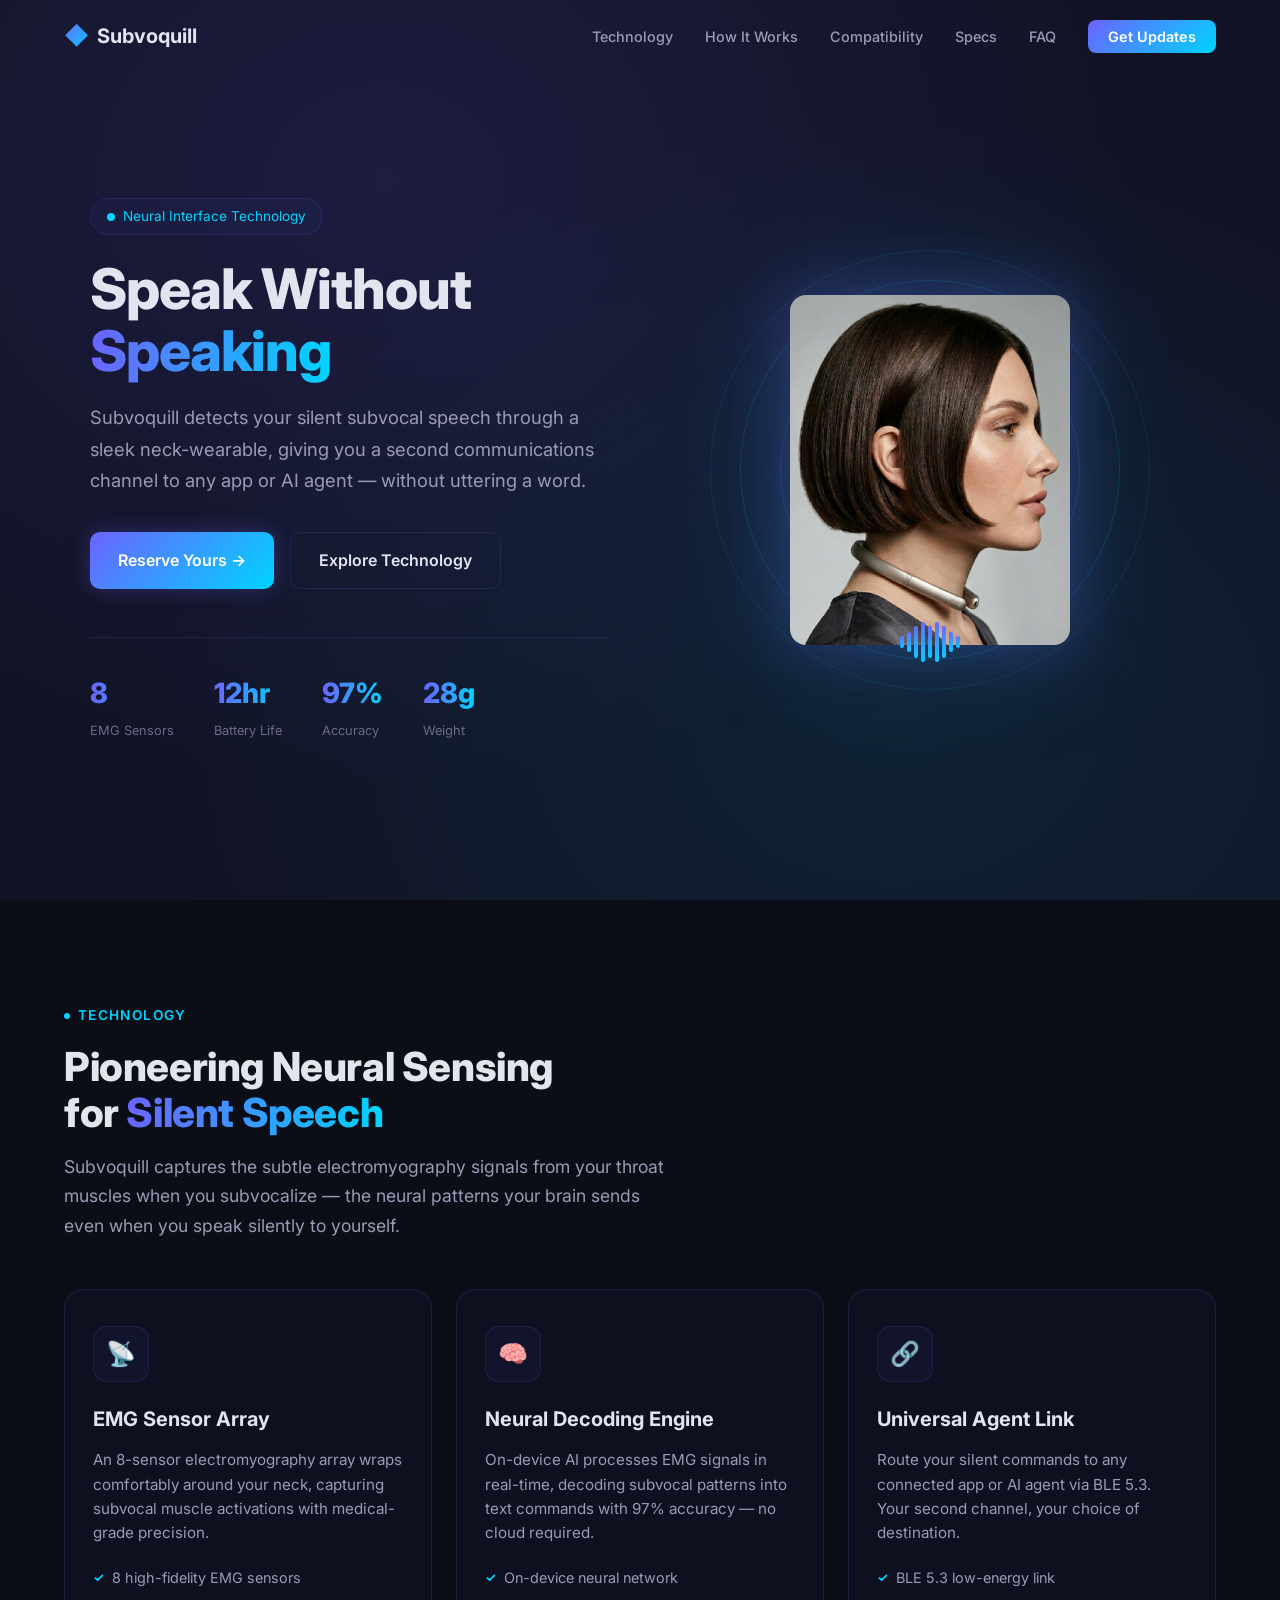
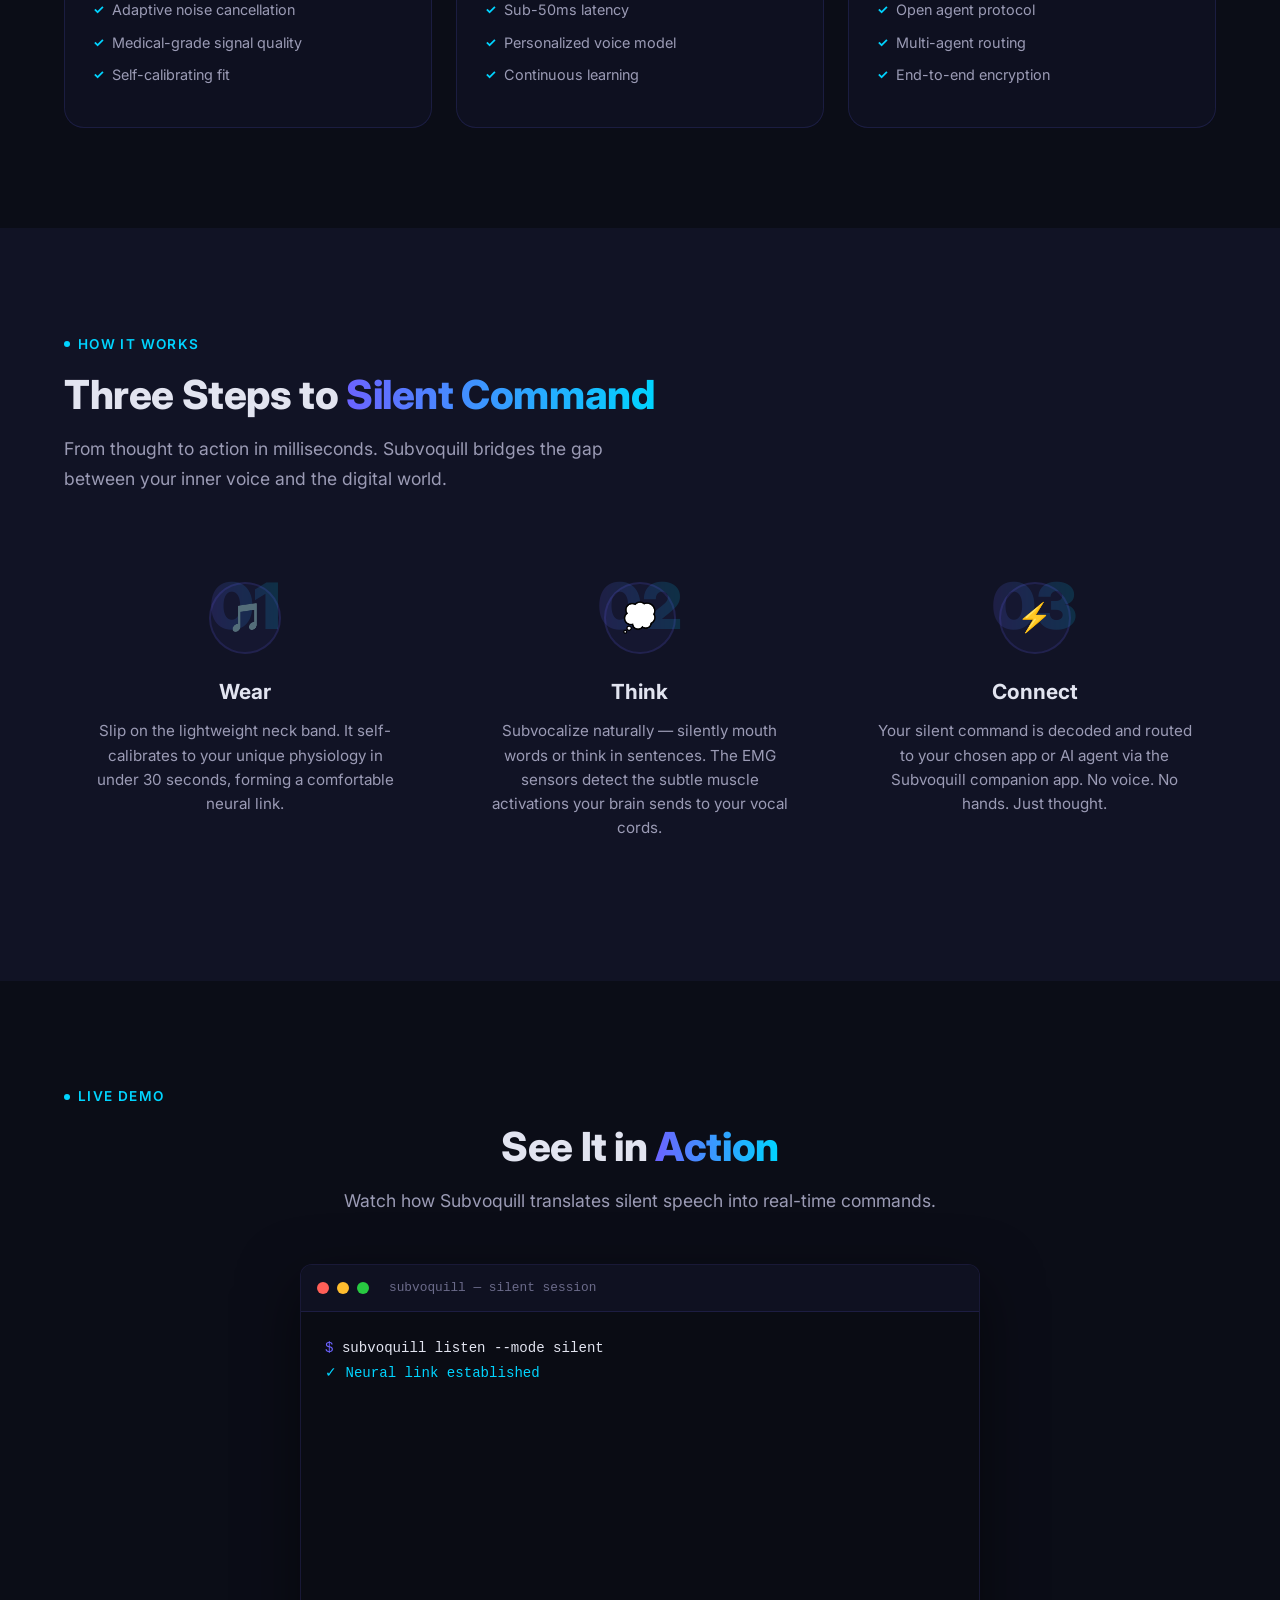
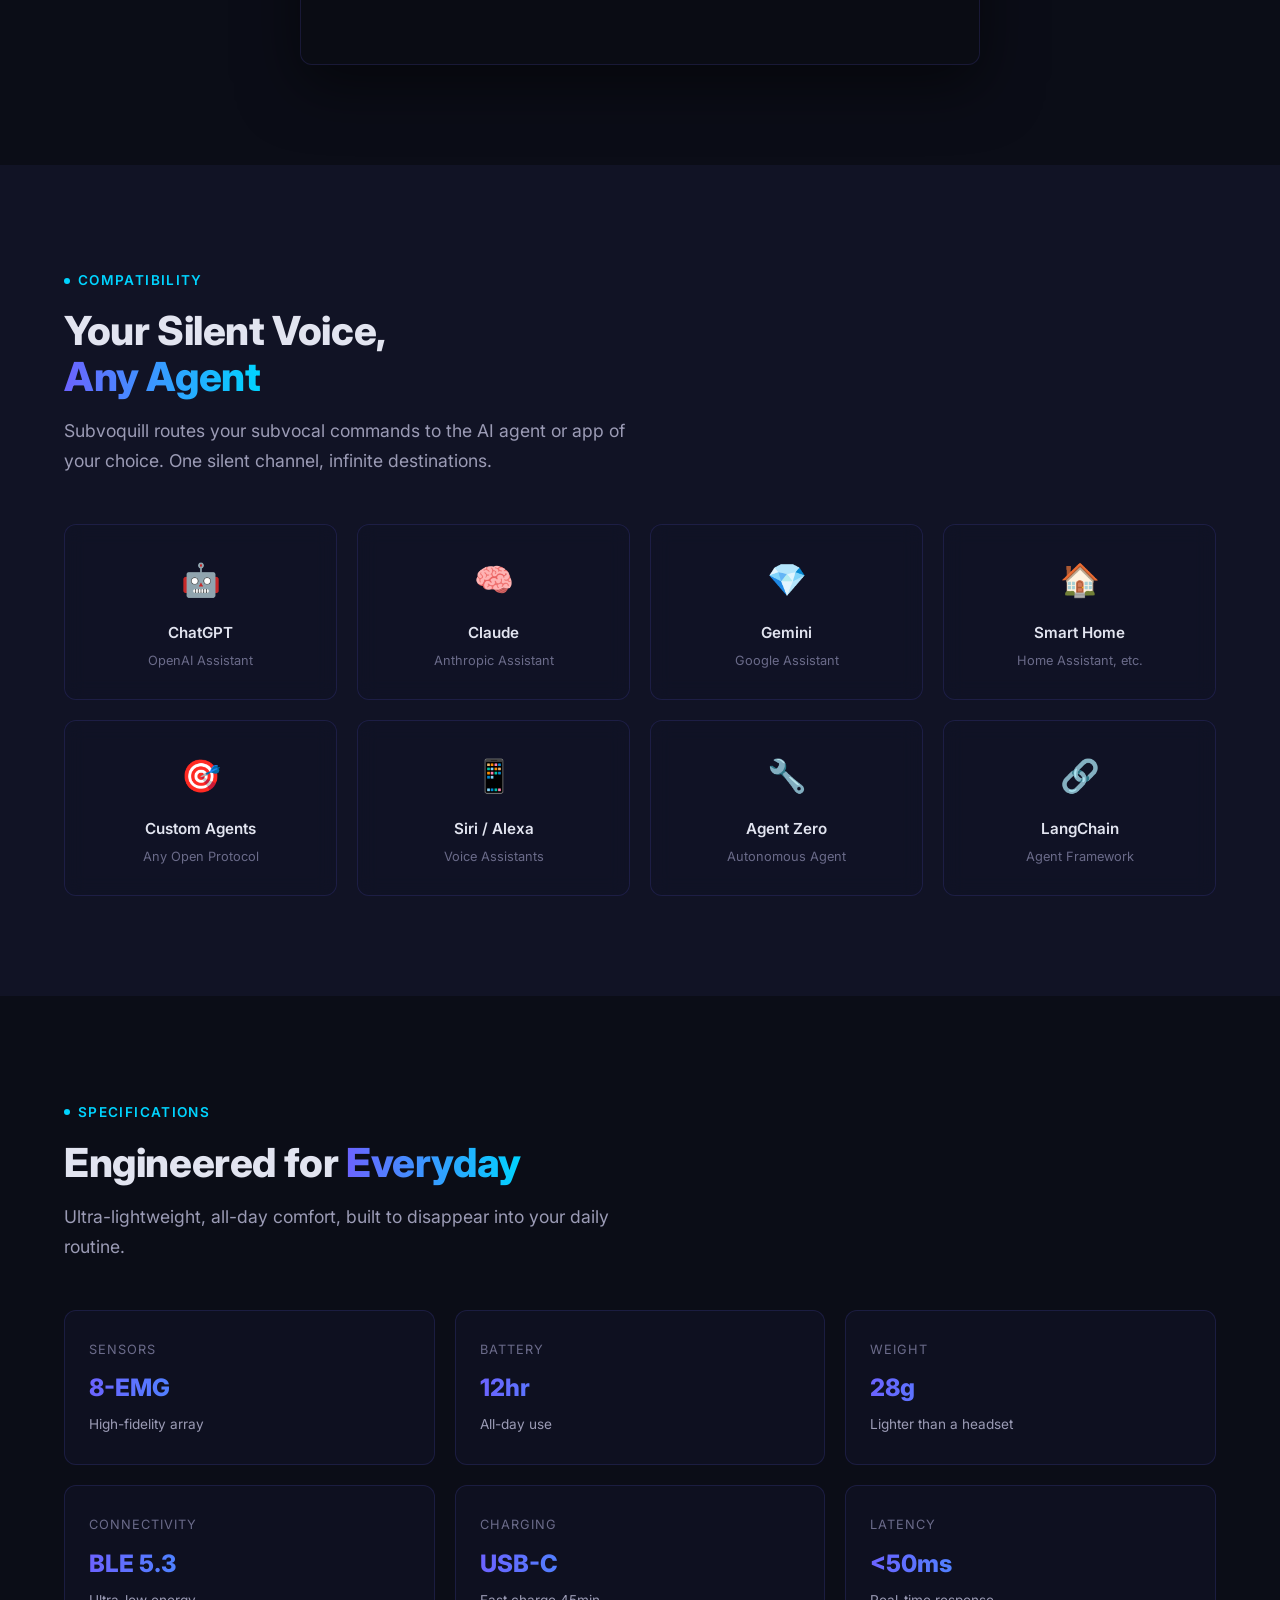
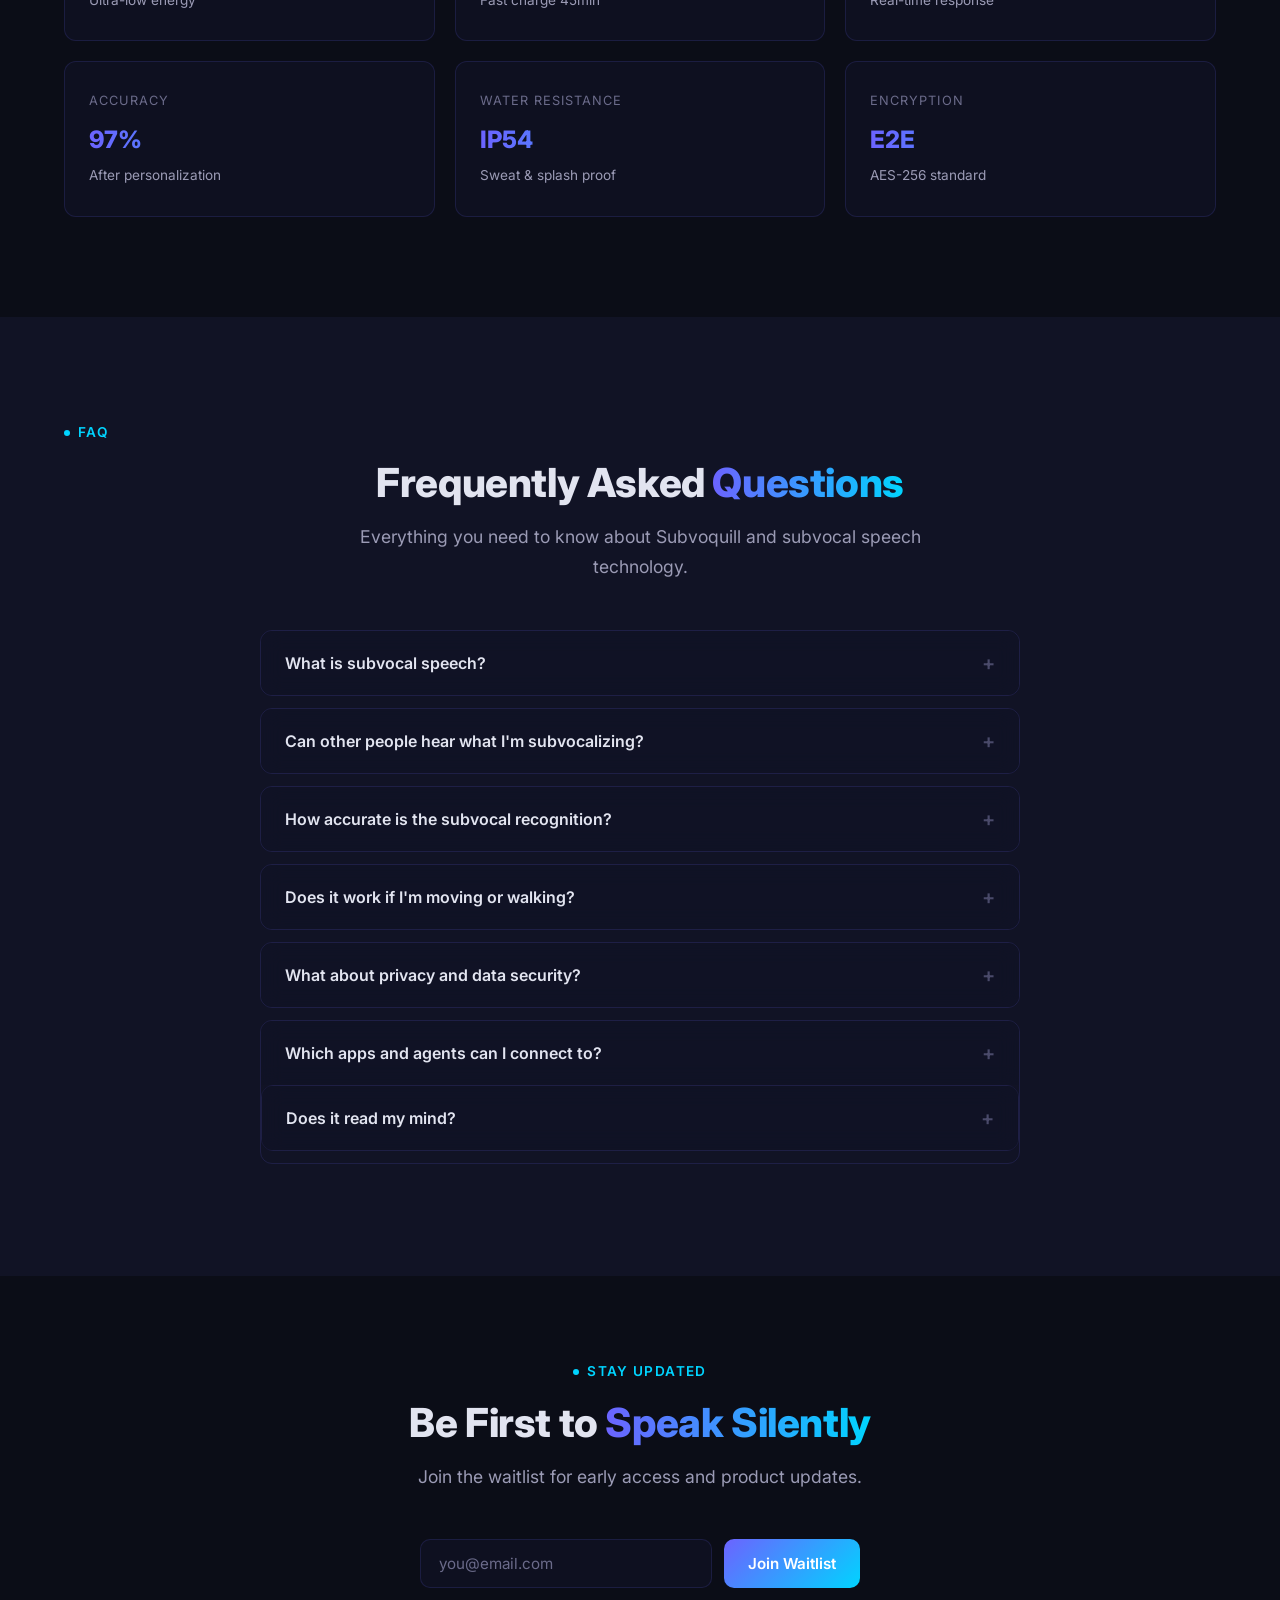
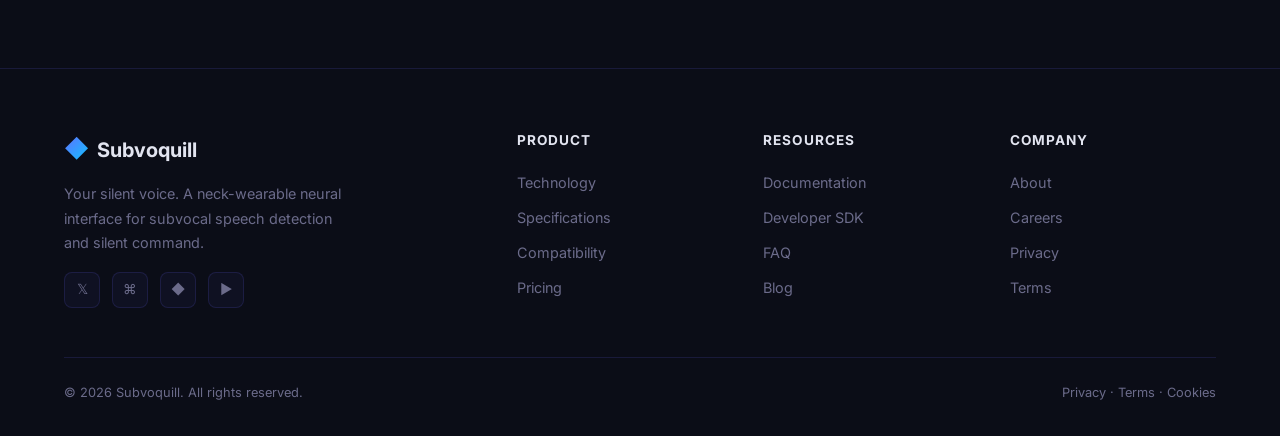
<file: index.html>
<!DOCTYPE html>
<html lang="en">
<head>
  <meta charset="UTF-8">
  <meta name="viewport" content="width=device-width, initial-scale=1.0">
  <title>Subvoquill — Your Silent Voice</title>
  <meta name="description" content="Subvoquill is a neck-wearable device that detects silent subvocal speech, giving you a second communications channel to any app or AI agent.">
  <meta property="og:title" content="Subvoquill — Your Silent Voice">
  <meta property="og:description" content="Neural interface wearable for silent speech. Communicate without speaking.">
  <meta property="og:type" content="website">
  <meta property="og:url" content="https://subvoquill.github.io">
  <meta name="twitter:card" content="summary_large_image">
  <meta name="twitter:title" content="Subvoquill — Your Silent Voice">
  <meta name="twitter:description" content="Neural interface wearable for silent speech. Communicate without speaking.">
  <link rel="icon" type="image/svg+xml" href="data:image/svg+xml,%3Csvg xmlns='http://www.w3.org/2000/svg' viewBox='0 0 100 100'%3E%3Cdefs%3E%3ClinearGradient id='g' x1='0%25' y1='0%25' x2='100%25' y2='100%25'%3E%3Cstop offset='0%25' stop-color='%236C63FF'/%3E%3Cstop offset='100%25' stop-color='%2300D4FF'/%3E%3C/linearGradient%3E%3C/defs%3E%3Ccircle cx='50' cy='50' r='45' fill='none' stroke='url(%23g)' stroke-width='4'/%3E%3Cpath d='M35 45 Q42 30 50 45 Q58 60 65 45' fill='none' stroke='url(%23g)' stroke-width='4' stroke-linecap='round'/%3E%3C/svg%3E">
  <link rel="preconnect" href="https://fonts.googleapis.com">
  <link rel="preconnect" href="https://fonts.gstatic.com" crossorigin>
  <link href="https://fonts.googleapis.com/css2?family=Inter:wght@400;500;600;700;800&display=swap" rel="stylesheet">
  <link rel="stylesheet" href="style.css">
</head>
<body>

  <!-- Navbar -->
  <nav class="navbar" id="navbar">
    <div class="container">
      <a href="#" class="nav-logo">
        <span class="logo-icon">◆</span> Subvoquill
      </a>
      <ul class="nav-links" id="navLinks">
        <li><a href="#technology">Technology</a></li>
        <li><a href="#how-it-works">How It Works</a></li>
        <li><a href="#compatibility">Compatibility</a></li>
        <li><a href="#specs">Specs</a></li>
        <li><a href="#faq">FAQ</a></li>
        <li><a href="#newsletter" class="nav-cta">Get Updates</a></li>
      </ul>
      <button class="hamburger" id="hamburger" aria-label="Toggle navigation">
        <span></span><span></span><span></span>
      </button>
    </div>
  </nav>

  <!-- Hero -->
  <section class="hero" id="hero">
    <div class="container">
      <div class="hero-content">
        <div class="hero-badge fade-in">
          <span class="pulse"></span>
          Neural Interface Technology
        </div>
        <h1 class="fade-in fade-in-delay-1">Speak Without<br><span class="gradient-text">Speaking</span></h1>
        <p class="fade-in fade-in-delay-2">Subvoquill detects your silent subvocal speech through a sleek neck-wearable, giving you a second communications channel to any app or AI agent — without uttering a word.</p>
        <div class="hero-buttons fade-in fade-in-delay-3">
          <a href="#newsletter" class="btn btn-primary">Reserve Yours →</a>
          <a href="#technology" class="btn btn-secondary">Explore Technology</a>
        </div>
        <div class="hero-stats fade-in fade-in-delay-4">
          <div class="stat-item">
            <div class="stat-value">8</div>
            <div class="stat-label">EMG Sensors</div>
          </div>
          <div class="stat-item">
            <div class="stat-value">12hr</div>
            <div class="stat-label">Battery Life</div>
          </div>
          <div class="stat-item">
            <div class="stat-value">97%</div>
            <div class="stat-label">Accuracy</div>
          </div>
          <div class="stat-item">
            <div class="stat-value">28g</div>
            <div class="stat-label">Weight</div>
          </div>
        </div>
      </div>
      <div class="hero-visual fade-in">
        <div class="waveform-container">
          <div class="wave-ring"></div>
          <div class="wave-ring"></div>
          <div class="wave-ring"></div>
          <div class="wave-ring"></div>
          <div class="device-core">
            <img src="assets/device.png" alt="Subvoquill Neck Wearable" class="device-image">
          </div>
          <div class="waveform-bars">
            <div class="bar"></div>
            <div class="bar"></div>
            <div class="bar"></div>
            <div class="bar"></div>
            <div class="bar"></div>
            <div class="bar"></div>
            <div class="bar"></div>
            <div class="bar"></div>
            <div class="bar"></div>
          </div>
        </div>
      </div>
    </div>
  </section>

  <!-- Technology -->
  <section id="technology">
    <div class="container">
      <div class="section-label fade-in"><span class="label-dot"></span> Technology</div>
      <h2 class="fade-in">Pioneering Neural Sensing<br>for <span class="gradient-text">Silent Speech</span></h2>
      <p class="fade-in">Subvoquill captures the subtle electromyography signals from your throat muscles when you subvocalize — the neural patterns your brain sends even when you speak silently to yourself.</p>
      <div class="tech-grid">
        <div class="tech-card fade-in">
          <div class="tech-icon">📡</div>
          <h3>EMG Sensor Array</h3>
          <p>An 8-sensor electromyography array wraps comfortably around your neck, capturing subvocal muscle activations with medical-grade precision.</p>
          <ul class="tech-features">
            <li>8 high-fidelity EMG sensors</li>
            <li>Adaptive noise cancellation</li>
            <li>Medical-grade signal quality</li>
            <li>Self-calibrating fit</li>
          </ul>
        </div>
        <div class="tech-card fade-in fade-in-delay-1">
          <div class="tech-icon">🧠</div>
          <h3>Neural Decoding Engine</h3>
          <p>On-device AI processes EMG signals in real-time, decoding subvocal patterns into text commands with 97% accuracy — no cloud required.</p>
          <ul class="tech-features">
            <li>On-device neural network</li>
            <li>Sub-50ms latency</li>
            <li>Personalized voice model</li>
            <li>Continuous learning</li>
          </ul>
        </div>
        <div class="tech-card fade-in fade-in-delay-2">
          <div class="tech-icon">🔗</div>
          <h3>Universal Agent Link</h3>
          <p>Route your silent commands to any connected app or AI agent via BLE 5.3. Your second channel, your choice of destination.</p>
          <ul class="tech-features">
            <li>BLE 5.3 low-energy link</li>
            <li>Open agent protocol</li>
            <li>Multi-agent routing</li>
            <li>End-to-end encryption</li>
          </ul>
        </div>
      </div>
    </div>
  </section>

  <!-- How It Works -->
  <section id="how-it-works">
    <div class="container">
      <div class="section-label fade-in"><span class="label-dot"></span> How It Works</div>
      <h2 class="fade-in">Three Steps to <span class="gradient-text">Silent Command</span></h2>
      <p class="fade-in">From thought to action in milliseconds. Subvoquill bridges the gap between your inner voice and the digital world.</p>
      <div class="process-grid">
        <div class="process-step fade-in">
          <div class="process-number">01</div>
          <div class="process-icon">🎵</div>
          <h3>Wear</h3>
          <p>Slip on the lightweight neck band. It self-calibrates to your unique physiology in under 30 seconds, forming a comfortable neural link.</p>
        </div>
        <div class="process-step fade-in fade-in-delay-1">
          <div class="process-number">02</div>
          <div class="process-icon">💭</div>
          <h3>Think</h3>
          <p>Subvocalize naturally — silently mouth words or think in sentences. The EMG sensors detect the subtle muscle activations your brain sends to your vocal cords.</p>
        </div>
        <div class="process-step fade-in fade-in-delay-2">
          <div class="process-number">03</div>
          <div class="process-icon">⚡</div>
          <h3>Connect</h3>
          <p>Your silent command is decoded and routed to your chosen app or AI agent via the Subvoquill companion app. No voice. No hands. Just thought.</p>
        </div>
      </div>
    </div>
  </section>

  <!-- Terminal Demo -->
  <section class="terminal-section" id="terminal">
    <div class="container">
      <div class="section-label fade-in"><span class="label-dot"></span> Live Demo</div>
      <h2 class="fade-in" style="text-align:center">See It in <span class="gradient-text">Action</span></h2>
      <p class="fade-in" style="text-align:center;margin-left:auto;margin-right:auto;">Watch how Subvoquill translates silent speech into real-time commands.</p>
      <div class="terminal-wrapper fade-in">
        <div class="terminal">
          <div class="terminal-header">
            <div class="terminal-dot red"></div>
            <div class="terminal-dot yellow"></div>
            <div class="terminal-dot green"></div>
            <span class="terminal-title">subvoquill — silent session</span>
          </div>
          <div class="terminal-body" id="terminalBody">
            <div class="terminal-line" data-delay="400">
              <span class="terminal-prompt">$ </span><span class="terminal-command">subvoquill listen --mode silent</span>
            </div>
            <div class="terminal-line" data-delay="1200">
              <span class="terminal-success">✓ Neural link established</span>
            </div>
            <div class="terminal-line" data-delay="2000">
              <span class="terminal-success">✓ EMG calibration complete</span>
            </div>
            <div class="terminal-line" data-delay="3200">
              <span class="terminal-prompt">$ </span><span class="terminal-command">subvoquill send --agent "claude" "Schedule meeting for 3pm"</span>
            </div>
            <div class="terminal-line" data-delay="4400">
              <span class="terminal-success">✓ Command decoded: "Schedule meeting for 3pm"</span>
            </div>
            <div class="terminal-line" data-delay="5200">
              <span class="terminal-success">✓ Routed to claude</span>
            </div>
            <div class="terminal-line" data-delay="6200">
              <span class="terminal-output">  → Meeting scheduled: Today 3:00 PM</span>
            </div>
            <div class="terminal-line" data-delay="7400">
              <span class="terminal-prompt">$ </span><span class="terminal-command">subvoquill send --agent "home" "Turn on the lights"</span>
            </div>
            <div class="terminal-line" data-delay="8600">
              <span class="terminal-success">✓ Command decoded: "Turn on the lights"</span>
            </div>
            <div class="terminal-line" data-delay="9400">
              <span class="terminal-success">✓ Routed to home</span>
            </div>
            <div class="terminal-line" data-delay="10200">
              <span class="terminal-output">  → Living room lights: ON</span>
            </div>
            <div class="terminal-line" data-delay="11200">
              <span class="terminal-prompt">$ </span><span class="terminal-cursor"></span>
            </div>
          </div>
        </div>
      </div>
    </div>
  </section>

  <!-- Compatibility -->
  <section id="compatibility">
    <div class="container">
      <div class="section-label fade-in"><span class="label-dot"></span> Compatibility</div>
      <h2 class="fade-in">Your Silent Voice,<br><span class="gradient-text">Any Agent</span></h2>
      <p class="fade-in">Subvoquill routes your subvocal commands to the AI agent or app of your choice. One silent channel, infinite destinations.</p>
      <div class="compat-grid">
        <div class="compat-card fade-in">
          <span class="compat-icon">🤖</span>
          <h4>ChatGPT</h4>
          <p>OpenAI Assistant</p>
        </div>
        <div class="compat-card fade-in fade-in-delay-1">
          <span class="compat-icon">🧠</span>
          <h4>Claude</h4>
          <p>Anthropic Assistant</p>
        </div>
        <div class="compat-card fade-in fade-in-delay-2">
          <span class="compat-icon">💎</span>
          <h4>Gemini</h4>
          <p>Google Assistant</p>
        </div>
        <div class="compat-card fade-in fade-in-delay-3">
          <span class="compat-icon">🏠</span>
          <h4>Smart Home</h4>
          <p>Home Assistant, etc.</p>
        </div>
        <div class="compat-card fade-in">
          <span class="compat-icon">🎯</span>
          <h4>Custom Agents</h4>
          <p>Any Open Protocol</p>
        </div>
        <div class="compat-card fade-in fade-in-delay-1">
          <span class="compat-icon">📱</span>
          <h4>Siri / Alexa</h4>
          <p>Voice Assistants</p>
        </div>
        <div class="compat-card fade-in fade-in-delay-2">
          <span class="compat-icon">🔧</span>
          <h4>Agent Zero</h4>
          <p>Autonomous Agent</p>
        </div>
        <div class="compat-card fade-in fade-in-delay-3">
          <span class="compat-icon">🔗</span>
          <h4>LangChain</h4>
          <p>Agent Framework</p>
        </div>
      </div>
    </div>
  </section>

  <!-- Specs -->
  <section id="specs">
    <div class="container">
      <div class="section-label fade-in"><span class="label-dot"></span> Specifications</div>
      <h2 class="fade-in">Engineered for <span class="gradient-text">Everyday</span></h2>
      <p class="fade-in">Ultra-lightweight, all-day comfort, built to disappear into your daily routine.</p>
      <div class="specs-grid">
        <div class="spec-item fade-in">
          <div class="spec-label">Sensors</div>
          <div class="spec-value">8-EMG</div>
          <div class="spec-detail">High-fidelity array</div>
        </div>
        <div class="spec-item fade-in fade-in-delay-1">
          <div class="spec-label">Battery</div>
          <div class="spec-value">12hr</div>
          <div class="spec-detail">All-day use</div>
        </div>
        <div class="spec-item fade-in fade-in-delay-2">
          <div class="spec-label">Weight</div>
          <div class="spec-value">28g</div>
          <div class="spec-detail">Lighter than a headset</div>
        </div>
        <div class="spec-item fade-in">
          <div class="spec-label">Connectivity</div>
          <div class="spec-value">BLE 5.3</div>
          <div class="spec-detail">Ultra-low energy</div>
        </div>
        <div class="spec-item fade-in fade-in-delay-1">
          <div class="spec-label">Charging</div>
          <div class="spec-value">USB-C</div>
          <div class="spec-detail">Fast charge 45min</div>
        </div>
        <div class="spec-item fade-in fade-in-delay-2">
          <div class="spec-label">Latency</div>
          <div class="spec-value">&lt;50ms</div>
          <div class="spec-detail">Real-time response</div>
        </div>
        <div class="spec-item fade-in">
          <div class="spec-label">Accuracy</div>
          <div class="spec-value">97%</div>
          <div class="spec-detail">After personalization</div>
        </div>
        <div class="spec-item fade-in fade-in-delay-1">
          <div class="spec-label">Water Resistance</div>
          <div class="spec-value">IP54</div>
          <div class="spec-detail">Sweat & splash proof</div>
        </div>
        <div class="spec-item fade-in fade-in-delay-2">
          <div class="spec-label">Encryption</div>
          <div class="spec-value">E2E</div>
          <div class="spec-detail">AES-256 standard</div>
        </div>
      </div>
    </div>
  </section>

  <!-- FAQ -->
  <section id="faq">
    <div class="container">
      <div class="section-label fade-in"><span class="label-dot"></span> FAQ</div>
      <h2 class="fade-in" style="text-align:center">Frequently Asked <span class="gradient-text">Questions</span></h2>
      <p class="fade-in" style="text-align:center;margin-left:auto;margin-right:auto">Everything you need to know about Subvoquill and subvocal speech technology.</p>
      <div class="faq-list">
        <div class="faq-item fade-in">
          <button class="faq-question" aria-expanded="false">
            What is subvocal speech?
            <span class="faq-icon">+</span>
          </button>
          <div class="faq-answer">
            <div class="faq-answer-inner">
              Subvocal speech, also known as silent speech, refers to the minute muscle activations in your throat and mouth that occur when you think about speaking or silently mouth words. Your brain sends neural signals to your vocal muscles even when no sound is produced. Subvoquill's EMG sensors detect these subtle electrical patterns and decode them into commands.
            </div>
          </div>
        </div>
        <div class="faq-item fade-in fade-in-delay-1">
          <button class="faq-question" aria-expanded="false">
            Can other people hear what I'm subvocalizing?
            <span class="faq-icon">+</span>
          </button>
          <div class="faq-answer">
            <div class="faq-answer-inner">
              No. Subvocal speech produces no audible sound. Subvoquill captures only the electrical signals from your muscles — it's completely silent to anyone around you. Your silent commands remain private, secured with end-to-end AES-256 encryption between the device and your chosen agent.
            </div>
          </div>
        </div>
        <div class="faq-item fade-in fade-in-delay-2">
          <button class="faq-question" aria-expanded="false">
            How accurate is the subvocal recognition?
            <span class="faq-icon">+</span>
          </button>
          <div class="faq-answer">
            <div class="faq-answer-inner">
              Subvoquill achieves 97% accuracy after a brief personalization period (typically 10-15 minutes of training). The on-device neural network continuously adapts to your unique physiology, improving over time. Initial out-of-box accuracy is approximately 85%, which rapidly improves with regular use.
            </div>
          </div>
        </div>
        <div class="faq-item fade-in fade-in-delay-3">
          <button class="faq-question" aria-expanded="false">
            Does it work if I'm moving or walking?
            <span class="faq-icon">+</span>
          </button>
          <div class="faq-answer">
            <div class="faq-answer-inner">
              Yes. Subvoquill features adaptive noise cancellation that filters out motion artifacts in real-time. While extreme physical activity may reduce accuracy slightly, normal walking, sitting, and everyday movements have minimal impact on performance.
            </div>
          </div>
        </div>
        <div class="faq-item fade-in fade-in-delay-4">
          <button class="faq-question" aria-expanded="false">
            What about privacy and data security?
            <span class="faq-icon">+</span>
          </button>
          <div class="faq-answer">
            <div class="faq-answer-inner">
              Privacy is foundational to Subvoquill. All neural decoding happens on-device — your raw EMG data never leaves the wearable. Only decoded text commands are transmitted over an encrypted BLE link. We use AES-256 end-to-end encryption, and no subvocal data is stored on our servers. You own your neural data, period.
            </div>
          </div>
        </div>
        <div class="faq-item fade-in">
          <button class="faq-question" aria-expanded="false">
            Which apps and agents can I connect to?
            <span class="faq-icon">+</span>
          </button>
          <div class="faq-answer">
            <div class="faq-answer-inner">
              Subvoquill uses an open agent protocol, meaning it can route commands to virtually any app or AI agent. Out of the box, we support ChatGPT, Claude, Gemini, Siri, Alexa, Home Assistant, Agent Zero, and LangChain-based agents. Our SDK allows developers to integrate any service that accepts text input.
            </div>
          </div>
        <div class="faq-item fade-in">
          <button class="faq-question" aria-expanded="false">
            Does it read my mind?
            <span class="faq-icon">+</span>
          </button>
          <div class="faq-answer">
            <div class="faq-answer-inner">
              No — your mind-speak and thoughts remain your own and are not picked up by the device. You must consciously sub-vocalize silent speech for Subvoquill to "hear" anything. Think of it like whispering without moving your lips: it requires deliberate intent. If you're just thinking, the device stays silent.
            </div>
          </div>
        </div>
        </div>
      </div>
    </div>
  </section>

  <!-- Newsletter -->
  <section id="newsletter" class="newsletter">
    <div class="container">
      <div class="section-label fade-in"><span class="label-dot"></span> Stay Updated</div>
      <h2 class="fade-in">Be First to <span class="gradient-text">Speak Silently</span></h2>
      <p class="fade-in">Join the waitlist for early access and product updates.</p>
      <form class="newsletter-form fade-in" onsubmit="event.preventDefault(); this.querySelector('button').textContent='Joined!'; this.querySelector('input').disabled=true; this.querySelector('button').disabled=true;">
        <input type="email" placeholder="you@email.com" required>
        <button type="submit">Join Waitlist</button>
      </form>
    </div>
  </section>

  <!-- Footer -->
  <footer class="footer">
    <div class="container">
      <div class="footer-grid">
        <div class="footer-brand">
          <a href="#" class="nav-logo">
            <span class="logo-icon">◆</span> Subvoquill
          </a>
          <p>Your silent voice. A neck-wearable neural interface for subvocal speech detection and silent command.</p>
          <div class="footer-social">
            <a href="#" aria-label="Twitter">𝕏</a>
            <a href="#" aria-label="GitHub">⌘</a>
            <a href="#" aria-label="Discord">◆</a>
            <a href="#" aria-label="YouTube">▶</a>
          </div>
        </div>
        <div class="footer-col">
          <h4>Product</h4>
          <ul>
            <li><a href="#technology">Technology</a></li>
            <li><a href="#specs">Specifications</a></li>
            <li><a href="#compatibility">Compatibility</a></li>
            <li><a href="#">Pricing</a></li>
          </ul>
        </div>
        <div class="footer-col">
          <h4>Resources</h4>
          <ul>
            <li><a href="#">Documentation</a></li>
            <li><a href="#">Developer SDK</a></li>
            <li><a href="#faq">FAQ</a></li>
            <li><a href="#">Blog</a></li>
          </ul>
        </div>
        <div class="footer-col">
          <h4>Company</h4>
          <ul>
            <li><a href="#">About</a></li>
            <li><a href="#">Careers</a></li>
            <li><a href="#">Privacy</a></li>
            <li><a href="#">Terms</a></li>
          </ul>
        </div>
      </div>
      <div class="footer-bottom">
        <span>© 2026 Subvoquill. All rights reserved.</span>
        <span>
          <a href="#">Privacy</a> · <a href="#">Terms</a> · <a href="#">Cookies</a>
        </span>
      </div>
    </div>
  </footer>

  <script src="script.js"></script>
</body>
</html>
</file>
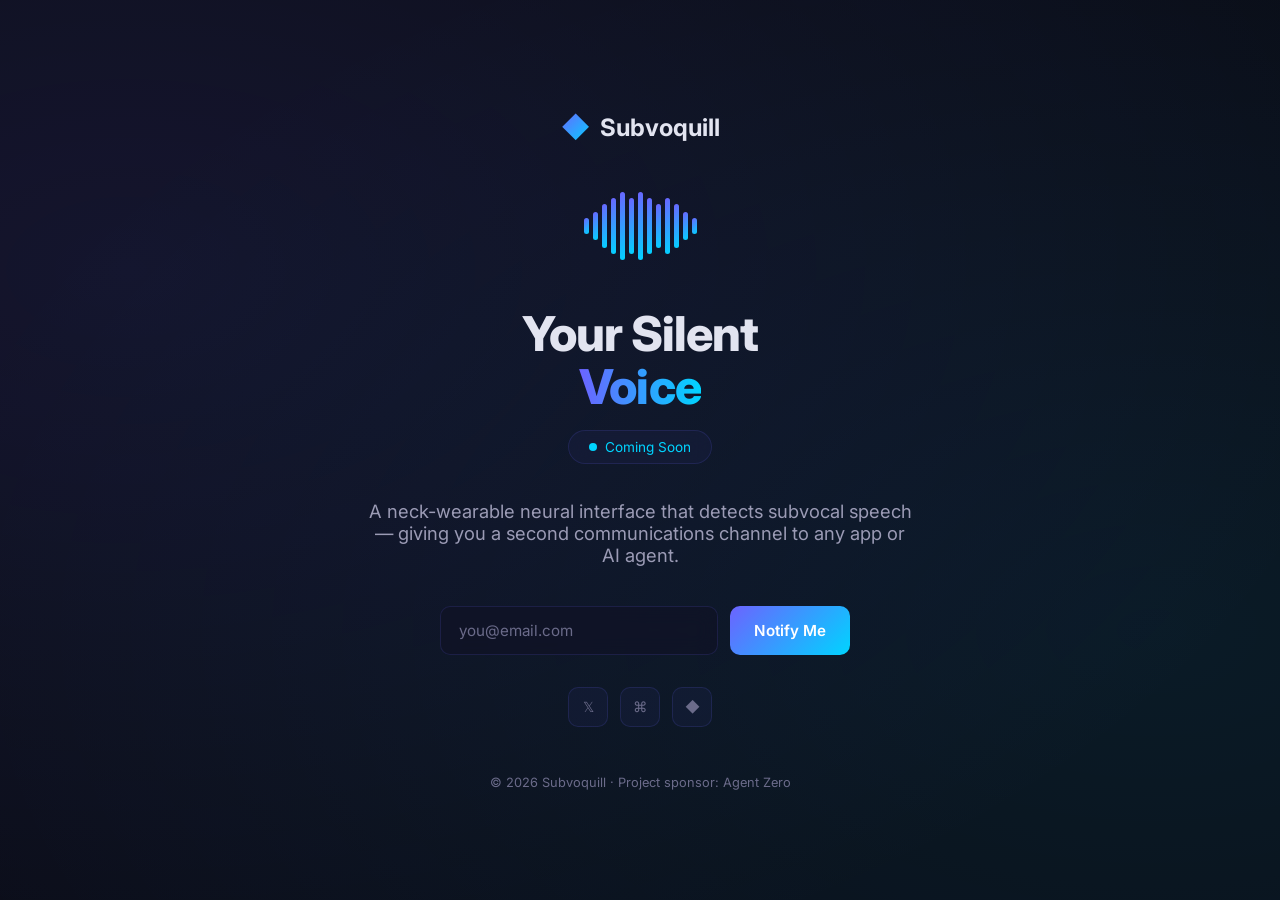
<file: coming-soon.html>
<!DOCTYPE html>
<html lang="en">
<head>
  <meta charset="UTF-8">
  <meta name="viewport" content="width=device-width, initial-scale=1.0">
  <title>Subvoquill — Coming Soon</title>
  <meta name="description" content="Subvoquill: Your Silent Voice. A neck-wearable neural interface for subvocal speech detection. Coming soon.">
  <meta property="og:title" content="Subvoquill — Coming Soon">
  <meta property="og:description" content="Neural interface wearable for silent speech. Communicate without speaking.">
  <meta property="og:type" content="website">
  <meta property="og:url" content="https://subvoquill.github.io">
  <link rel="icon" type="image/svg+xml" href="data:image/svg+xml,%3Csvg xmlns='http://www.w3.org/2000/svg' viewBox='0 0 100 100'%3E%3Cdefs%3E%3ClinearGradient id='g' x1='0%25' y1='0%25' x2='100%25' y2='100%25'%3E%3Cstop offset='0%25' stop-color='%236C63FF'/%3E%3Cstop offset='100%25' stop-color='%2300D4FF'/%3E%3C/linearGradient%3E%3C/defs%3E%3Ccircle cx='50' cy='50' r='45' fill='none' stroke='url(%23g)' stroke-width='4'/%3E%3Cpath d='M35 45 Q42 30 50 45 Q58 60 65 45' fill='none' stroke='url(%23g)' stroke-width='4' stroke-linecap='round'/%3E%3C/svg%3E">
  <link rel="preconnect" href="https://fonts.googleapis.com">
  <link rel="preconnect" href="https://fonts.gstatic.com" crossorigin>
  <link href="https://fonts.googleapis.com/css2?family=Inter:wght@400;500;600;700;800&display=swap" rel="stylesheet">
  <style>
    :root {
      --bg-primary: #0B0D17;
      --purple: #6C63FF;
      --cyan: #00D4FF;
      --gradient: linear-gradient(135deg, #6C63FF, #00D4FF);
      --gradient-text: linear-gradient(90deg, #6C63FF, #00D4FF);
      --text-primary: #E2E4F0;
      --text-secondary: #9B9BB5;
      --text-dim: #6B6B8A;
      --border-glass: rgba(108, 99, 255, 0.15);
      --bg-glass: rgba(108, 99, 255, 0.05);
    }

    *, *::before, *::after { margin: 0; padding: 0; box-sizing: border-box; }

    body {
      font-family: 'Inter', -apple-system, BlinkMacSystemFont, 'Segoe UI', Roboto, sans-serif;
      background: var(--bg-primary);
      color: var(--text-primary);
      min-height: 100vh;
      display: flex;
      align-items: center;
      justify-content: center;
      overflow: hidden;
      -webkit-font-smoothing: antialiased;
    }

    /* Animated background */
    body::before {
      content: '';
      position: fixed;
      top: -50%; left: -50%;
      width: 200%; height: 200%;
      background: radial-gradient(ellipse at 30% 40%, rgba(108, 99, 255, 0.1) 0%, transparent 50%),
                  radial-gradient(ellipse at 70% 60%, rgba(0, 212, 255, 0.07) 0%, transparent 50%);
      animation: bgShift 12s ease-in-out infinite alternate;
    }

    @keyframes bgShift {
      0% { transform: translate(0, 0) rotate(0deg); }
      100% { transform: translate(2%, -2%) rotate(3deg); }
    }

    .splash {
      text-align: center;
      position: relative;
      z-index: 1;
      padding: 40px 24px;
      max-width: 600px;
    }

    .logo {
      font-size: 1.5rem;
      font-weight: 700;
      color: var(--text-primary);
      display: flex;
      align-items: center;
      justify-content: center;
      gap: 10px;
      margin-bottom: 48px;
      animation: fadeIn 1s ease;
    }

    .logo-icon {
      background: var(--gradient);
      -webkit-background-clip: text;
      -webkit-text-fill-color: transparent;
      background-clip: text;
      font-size: 1.75rem;
    }

    /* Waveform animation */
    .waveform {
      display: flex;
      align-items: center;
      justify-content: center;
      gap: 4px;
      margin-bottom: 48px;
      animation: fadeIn 1s ease 0.2s both;
    }

    .waveform .bar {
      width: 5px;
      border-radius: 5px;
      background: var(--gradient);
      animation: barPulse 1.4s ease-in-out infinite;
    }

    .waveform .bar:nth-child(1)  { height: 16px; animation-delay: 0s; }
    .waveform .bar:nth-child(2)  { height: 28px; animation-delay: 0.08s; }
    .waveform .bar:nth-child(3)  { height: 44px; animation-delay: 0.16s; }
    .waveform .bar:nth-child(4)  { height: 56px; animation-delay: 0.24s; }
    .waveform .bar:nth-child(5)  { height: 68px; animation-delay: 0.32s; }
    .waveform .bar:nth-child(6)  { height: 56px; animation-delay: 0.40s; }
    .waveform .bar:nth-child(7)  { height: 68px; animation-delay: 0.48s; }
    .waveform .bar:nth-child(8)  { height: 56px; animation-delay: 0.56s; }
    .waveform .bar:nth-child(9)  { height: 44px; animation-delay: 0.64s; }
    .waveform .bar:nth-child(10) { height: 56px; animation-delay: 0.72s; }
    .waveform .bar:nth-child(11) { height: 44px; animation-delay: 0.80s; }
    .waveform .bar:nth-child(12) { height: 28px; animation-delay: 0.88s; }
    .waveform .bar:nth-child(13) { height: 16px; animation-delay: 0.96s; }

    @keyframes barPulse {
      0%, 100% { transform: scaleY(0.35); opacity: 0.4; }
      50% { transform: scaleY(1); opacity: 1; }
    }

    h1 {
      font-size: 3rem;
      font-weight: 800;
      line-height: 1.1;
      margin-bottom: 16px;
      letter-spacing: -0.02em;
      animation: fadeIn 1s ease 0.4s both;
    }

    .gradient-text {
      background: var(--gradient-text);
      -webkit-background-clip: text;
      -webkit-text-fill-color: transparent;
      background-clip: text;
    }

    .tagline {
      font-size: 1.15rem;
      color: var(--text-secondary);
      margin-bottom: 40px;
      animation: fadeIn 1s ease 0.6s both;
    }

    .coming-soon-badge {
      display: inline-flex;
      align-items: center;
      gap: 8px;
      padding: 8px 20px;
      background: var(--bg-glass);
      border: 1px solid var(--border-glass);
      border-radius: 100px;
      font-size: 0.85rem;
      color: var(--cyan);
      margin-bottom: 36px;
      backdrop-filter: blur(10px);
      animation: fadeIn 1s ease 0.5s both;
    }

    .coming-soon-badge .pulse {
      width: 8px;
      height: 8px;
      background: var(--cyan);
      border-radius: 50%;
      animation: pulse 2s ease-in-out infinite;
    }

    @keyframes pulse {
      0%, 100% { opacity: 1; box-shadow: 0 0 0 0 rgba(0, 212, 255, 0.4); }
      50% { opacity: 0.7; box-shadow: 0 0 0 8px rgba(0, 212, 255, 0); }
    }

    .email-form {
      display: flex;
      gap: 12px;
      max-width: 400px;
      margin: 0 auto 32px;
      animation: fadeIn 1s ease 0.8s both;
    }

    .email-form input {
      flex: 1;
      padding: 14px 18px;
      background: rgba(17, 19, 37, 0.7);
      border: 1px solid var(--border-glass);
      border-radius: 10px;
      color: var(--text-primary);
      font-size: 0.95rem;
      font-family: inherit;
      outline: none;
      transition: 0.3s ease;
      backdrop-filter: blur(10px);
    }

    .email-form input::placeholder { color: var(--text-dim); }

    .email-form input:focus {
      border-color: var(--purple);
      box-shadow: 0 0 20px rgba(108, 99, 255, 0.3);
    }

    .email-form button {
      padding: 14px 24px;
      background: var(--gradient);
      border: none;
      border-radius: 10px;
      color: white;
      font-weight: 600;
      cursor: pointer;
      transition: 0.3s ease;
      font-family: inherit;
      font-size: 0.95rem;
      white-space: nowrap;
    }

    .email-form button:hover {
      box-shadow: 0 0 30px rgba(108, 99, 255, 0.4);
      transform: translateY(-1px);
    }

    .social {
      display: flex;
      gap: 12px;
      justify-content: center;
      animation: fadeIn 1s ease 1s both;
    }

    .social a {
      width: 40px;
      height: 40px;
      border-radius: 10px;
      background: var(--bg-glass);
      border: 1px solid var(--border-glass);
      display: flex;
      align-items: center;
      justify-content: center;
      color: var(--text-dim);
      text-decoration: none;
      font-size: 0.9rem;
      transition: 0.3s ease;
    }

    .social a:hover {
      border-color: var(--purple);
      color: var(--cyan);
    }

    .footer-text {
      margin-top: 48px;
      font-size: 0.8rem;
      color: var(--text-dim);
      animation: fadeIn 1s ease 1.2s both;
    }

    .footer-text a {
      color: var(--text-dim);
      text-decoration: none;
      transition: 0.3s ease;
    }

    .footer-text a:hover { color: var(--cyan); }

    @keyframes fadeIn {
      from { opacity: 0; transform: translateY(20px); }
      to { opacity: 1; transform: translateY(0); }
    }

    @media (max-width: 480px) {
      h1 { font-size: 2.2rem; }
      .email-form { flex-direction: column; }
      .waveform .bar:nth-child(n+10) { display: none; }
    }
  </style>
</head>
<body>
  <div class="splash">
    <div class="logo">
      <span class="logo-icon">◆</span> Subvoquill
    </div>

    <div class="waveform">
      <div class="bar"></div>
      <div class="bar"></div>
      <div class="bar"></div>
      <div class="bar"></div>
      <div class="bar"></div>
      <div class="bar"></div>
      <div class="bar"></div>
      <div class="bar"></div>
      <div class="bar"></div>
      <div class="bar"></div>
      <div class="bar"></div>
      <div class="bar"></div>
      <div class="bar"></div>
    </div>

    <h1>Your Silent<br><span class="gradient-text">Voice</span></h1>

    <div class="coming-soon-badge">
      <span class="pulse"></span>
      Coming Soon
    </div>

    <p class="tagline">A neck-wearable neural interface that detects subvocal speech — giving you a second communications channel to any app or AI agent.</p>

    <form class="email-form" onsubmit="event.preventDefault(); this.querySelector('button').textContent='Joined!'; this.querySelector('input').disabled=true; this.querySelector('button').disabled=true;">
      <input type="email" placeholder="you@email.com" required>
      <button type="submit">Notify Me</button>
    </form>

    <div class="social">
      <a href="#" aria-label="Twitter">𝕏</a>
      <a href="#" aria-label="GitHub">⌘</a>
      <a href="#" aria-label="Discord">◆</a>
    </div>

    <div class="footer-text">
      © 2026 Subvoquill · <a href="https://www.agent-zero.ai/" target="_blank" rel="noopener">Project sponsor: Agent Zero</a>
    </div>
  </div>
</body>
</html>
</file>
<file: style.css>
/* Subvoquill - Your Silent Voice */
:root {
  --bg-primary: #0B0D17;
  --bg-secondary: #111325;
  --bg-card: rgba(17, 19, 37, 0.7);
  --bg-glass: rgba(108, 99, 255, 0.05);
  --purple: #6C63FF;
  --purple-dim: #4A44B0;
  --cyan: #00D4FF;
  --cyan-dim: #0099BB;
  --lavender: #E2E4F0;
  --muted: #4A4A6A;
  --text-primary: #E2E4F0;
  --text-secondary: #9B9BB5;
  --text-dim: #6B6B8A;
  --gradient: linear-gradient(135deg, #6C63FF, #00D4FF);
  --gradient-text: linear-gradient(90deg, #6C63FF, #00D4FF);
  --glow-purple: 0 0 20px rgba(108, 99, 255, 0.3);
  --glow-cyan: 0 0 20px rgba(0, 212, 255, 0.3);
  --border-glass: rgba(108, 99, 255, 0.15);
  --radius: 12px;
  --radius-lg: 20px;
  --transition: 0.3s cubic-bezier(0.4, 0, 0.2, 1);
}

*, *::before, *::after { margin: 0; padding: 0; box-sizing: border-box; }
html { scroll-behavior: smooth; font-size: 16px; }
body {
  font-family: 'Inter', -apple-system, BlinkMacSystemFont, 'Segoe UI', Roboto, sans-serif;
  background: var(--bg-primary);
  color: var(--text-primary);
  line-height: 1.7;
  overflow-x: hidden;
  -webkit-font-smoothing: antialiased;
}

.gradient-text {
  background: var(--gradient-text);
  -webkit-background-clip: text;
  -webkit-text-fill-color: transparent;
  background-clip: text;
}
.container { max-width: 1200px; margin: 0 auto; padding: 0 24px; }

/* ===== NAVBAR ===== */
.navbar {
  position: fixed; top: 0; left: 0; right: 0; z-index: 1000;
  padding: 16px 0; transition: var(--transition); background: transparent;
}
.navbar.scrolled {
  background: rgba(11, 13, 23, 0.9); backdrop-filter: blur(20px);
  border-bottom: 1px solid var(--border-glass); padding: 12px 0;
}
.navbar .container { display: flex; align-items: center; justify-content: space-between; }
.nav-logo {
  font-size: 1.25rem; font-weight: 700; color: var(--text-primary);
  text-decoration: none; display: flex; align-items: center; gap: 8px;
}
.nav-logo .logo-icon {
  background: var(--gradient); -webkit-background-clip: text;
  -webkit-text-fill-color: transparent; background-clip: text; font-size: 1.5rem;
}
.nav-links { display: flex; align-items: center; gap: 32px; list-style: none; }
.nav-links a {
  color: var(--text-secondary); text-decoration: none; font-size: 0.9rem;
  font-weight: 500; transition: var(--transition); position: relative;
}
.nav-links a:hover { color: var(--cyan); }
.nav-links a::after {
  content: ''; position: absolute; bottom: -4px; left: 0; width: 0; height: 2px;
  background: var(--gradient); transition: var(--transition);
}
.nav-links a:hover::after { width: 100%; }
.nav-cta {
  background: var(--gradient); color: white !important; padding: 8px 20px;
  border-radius: 8px; font-weight: 600 !important; -webkit-text-fill-color: white !important;
}
.nav-cta::after { display: none !important; }
.nav-cta:hover { box-shadow: var(--glow-purple); transform: translateY(-1px); }

.hamburger {
  display: none; flex-direction: column; gap: 5px; cursor: pointer;
  background: none; border: none; padding: 4px;
}
.hamburger span {
  width: 24px; height: 2px; background: var(--text-primary);
  transition: var(--transition); border-radius: 2px;
}
.hamburger.active span:nth-child(1) { transform: rotate(45deg) translate(5px, 5px); }
.hamburger.active span:nth-child(2) { opacity: 0; }
.hamburger.active span:nth-child(3) { transform: rotate(-45deg) translate(5px, -5px); }

/* ===== HERO ===== */
.hero {
  min-height: 100vh; display: flex; align-items: center; position: relative;
  padding: 120px 0 80px; overflow: hidden;
}
.hero::before {
  content: ''; position: absolute; top: 0; left: 0; right: 0; bottom: 0;
  background: radial-gradient(ellipse at 30% 20%, rgba(108, 99, 255, 0.12) 0%, transparent 60%),
              radial-gradient(ellipse at 70% 80%, rgba(0, 212, 255, 0.08) 0%, transparent 60%);
  pointer-events: none;
}
.hero .container {
  display: grid; grid-template-columns: 1fr 1fr; gap: 60px;
  align-items: center; position: relative; z-index: 1;
}
.hero-badge {
  display: inline-flex; align-items: center; gap: 8px; padding: 6px 16px;
  background: var(--bg-glass); border: 1px solid var(--border-glass); border-radius: 100px;
  font-size: 0.85rem; color: var(--cyan); margin-bottom: 24px; backdrop-filter: blur(10px);
}
.hero-badge .pulse {
  width: 8px; height: 8px; background: var(--cyan); border-radius: 50%;
  animation: pulse 2s ease-in-out infinite;
}
@keyframes pulse {
  0%, 100% { opacity: 1; box-shadow: 0 0 0 0 rgba(0, 212, 255, 0.4); }
  50% { opacity: 0.7; box-shadow: 0 0 0 8px rgba(0, 212, 255, 0); }
}
.hero h1 {
  font-size: 3.5rem; font-weight: 800; line-height: 1.1;
  margin-bottom: 20px; letter-spacing: -0.02em;
}
.hero p {
  font-size: 1.15rem; color: var(--text-secondary); margin-bottom: 36px; max-width: 520px;
}
.hero-buttons { display: flex; gap: 16px; flex-wrap: wrap; }
.btn {
  display: inline-flex; align-items: center; gap: 8px; padding: 14px 28px;
  border-radius: 10px; font-size: 1rem; font-weight: 600; text-decoration: none;
  transition: var(--transition); border: none; cursor: pointer; font-family: inherit;
}
.btn-primary {
  background: var(--gradient); color: white; box-shadow: var(--glow-purple);
}
.btn-primary:hover { transform: translateY(-2px); box-shadow: 0 0 30px rgba(108, 99, 255, 0.4); }
.btn-secondary {
  background: transparent; color: var(--text-primary); border: 1px solid var(--border-glass);
}
.btn-secondary:hover { border-color: var(--purple); background: var(--bg-glass); }

/* Hero Visual */
.hero-visual { display: flex; align-items: center; justify-content: center; position: relative; }
.waveform-container {
  position: relative; width: 420px; height: 480px;
  display: flex; align-items: center; justify-content: center;
}
.wave-ring {
  position: absolute; border: 1px solid; border-radius: 50%;
  animation: waveExpand 3s ease-out infinite;
}
.wave-ring:nth-child(1) { width: 220px; height: 220px; border-color: rgba(108,99,255,0.3); animation-delay: 0s; }
.wave-ring:nth-child(2) { width: 300px; height: 300px; border-color: rgba(108,99,255,0.2); animation-delay: 0.5s; }
.wave-ring:nth-child(3) { width: 380px; height: 380px; border-color: rgba(0,212,255,0.15); animation-delay: 1s; }
.wave-ring:nth-child(4) { width: 440px; height: 440px; border-color: rgba(0,212,255,0.1); animation-delay: 1.5s; }
@keyframes waveExpand {
  0% { transform: scale(0.8); opacity: 1; }
  100% { transform: scale(1.4); opacity: 0; }
}
.device-core {
  width: auto; height: auto; border-radius: 16px; background: transparent;
  border: none; display: flex; align-items: center;
  justify-content: center; position: relative; z-index: 2;
  box-shadow: none;
}
.device-image {
  width: 280px; height: auto; border-radius: 16px;
  filter: drop-shadow(0 0 30px rgba(108, 99, 255, 0.3)) drop-shadow(0 0 60px rgba(0, 212, 255, 0.15));
  transition: var(--transition);
}
.device-image:hover {
  filter: drop-shadow(0 0 40px rgba(108, 99, 255, 0.5)) drop-shadow(0 0 80px rgba(0, 212, 255, 0.25));
  transform: scale(1.02);
}

.waveform-bars {
  position: absolute; bottom: 10%; left: 50%; transform: translateX(-50%);
  display: flex; align-items: center; gap: 3px; z-index: 3;
}
.waveform-bars .bar {
  width: 4px; background: var(--gradient); border-radius: 4px;
  animation: barPulse 1.2s ease-in-out infinite;
}
.waveform-bars .bar:nth-child(1) { height: 12px; animation-delay: 0s; }
.waveform-bars .bar:nth-child(2) { height: 20px; animation-delay: 0.1s; }
.waveform-bars .bar:nth-child(3) { height: 32px; animation-delay: 0.2s; }
.waveform-bars .bar:nth-child(4) { height: 40px; animation-delay: 0.3s; }
.waveform-bars .bar:nth-child(5) { height: 32px; animation-delay: 0.4s; }
.waveform-bars .bar:nth-child(6) { height: 40px; animation-delay: 0.5s; }
.waveform-bars .bar:nth-child(7) { height: 32px; animation-delay: 0.6s; }
.waveform-bars .bar:nth-child(8) { height: 20px; animation-delay: 0.7s; }
.waveform-bars .bar:nth-child(9) { height: 12px; animation-delay: 0.8s; }
@keyframes barPulse {
  0%, 100% { transform: scaleY(0.4); opacity: 0.5; }
  50% { transform: scaleY(1); opacity: 1; }
}

.hero-stats {
  display: flex; gap: 40px; margin-top: 48px; padding-top: 32px;
  border-top: 1px solid var(--border-glass);
}
.stat-item { text-align: left; }
.stat-value {
  font-size: 1.75rem; font-weight: 800;
  background: var(--gradient-text); -webkit-background-clip: text;
  -webkit-text-fill-color: transparent; background-clip: text;
}
.stat-label { font-size: 0.8rem; color: var(--text-dim); margin-top: 2px; }

/* ===== SECTIONS ===== */
section { padding: 100px 0; position: relative; }
section:nth-child(even) { background: var(--bg-secondary); }
.section-label {
  display: inline-flex; align-items: center; gap: 8px; font-size: 0.85rem;
  font-weight: 600; color: var(--cyan); text-transform: uppercase;
  letter-spacing: 0.1em; margin-bottom: 16px;
}
.section-label .label-dot { width: 6px; height: 6px; background: var(--cyan); border-radius: 50%; }
section h2 {
  font-size: 2.5rem; font-weight: 800; line-height: 1.15;
  margin-bottom: 16px; letter-spacing: -0.01em;
}
section h2 + p { color: var(--text-secondary); font-size: 1.1rem; max-width: 600px; margin-bottom: 48px; }

/* ===== TECHNOLOGY ===== */
.tech-grid { display: grid; grid-template-columns: repeat(3, 1fr); gap: 24px; }
.tech-card {
  background: var(--bg-card); border: 1px solid var(--border-glass);
  border-radius: var(--radius-lg); padding: 36px 28px;
  backdrop-filter: blur(10px); transition: var(--transition); position: relative; overflow: hidden;
}
.tech-card::before {
  content: ''; position: absolute; top: 0; left: 0; right: 0; height: 3px;
  background: var(--gradient); opacity: 0; transition: var(--transition);
}
.tech-card:hover { border-color: var(--purple-dim); transform: translateY(-4px); box-shadow: var(--glow-purple); }
.tech-card:hover::before { opacity: 1; }
.tech-icon {
  width: 56px; height: 56px; border-radius: 14px; background: var(--bg-glass);
  border: 1px solid var(--border-glass); display: flex; align-items: center;
  justify-content: center; margin-bottom: 20px; font-size: 1.5rem;
}
.tech-card h3 { font-size: 1.25rem; font-weight: 700; margin-bottom: 12px; }
.tech-card p { color: var(--text-secondary); font-size: 0.95rem; line-height: 1.6; }
.tech-features { margin-top: 16px; list-style: none; }
.tech-features li {
  padding: 4px 0; color: var(--text-secondary); font-size: 0.9rem;
  display: flex; align-items: center; gap: 8px;
}
.tech-features li::before { content: '\2713'; color: var(--cyan); font-weight: 700; font-size: 0.8rem; }

/* ===== HOW IT WORKS ===== */
.process-grid { display: grid; grid-template-columns: repeat(3, 1fr); gap: 32px; }
.process-step { text-align: center; padding: 40px 24px; position: relative; }
.process-number {
  font-size: 4rem; font-weight: 900;
  background: var(--gradient-text); -webkit-background-clip: text;
  -webkit-text-fill-color: transparent; background-clip: text;
  opacity: 0.15; position: absolute; top: 10px; left: 50%; transform: translateX(-50%);
}
.process-icon {
  width: 72px; height: 72px; border-radius: 50%; background: var(--bg-glass);
  border: 2px solid var(--border-glass); display: flex; align-items: center;
  justify-content: center; margin: 0 auto 20px; font-size: 1.75rem; position: relative; z-index: 1;
}
.process-step h3 { font-size: 1.3rem; font-weight: 700; margin-bottom: 10px; }
.process-step p { color: var(--text-secondary); font-size: 0.95rem; line-height: 1.6; }

/* ===== TERMINAL ===== */
.terminal-section { padding: 100px 0; }
.terminal-wrapper { max-width: 680px; margin: 0 auto; }
.terminal {
  background: #0a0c14; border: 1px solid var(--border-glass); border-radius: var(--radius);
  overflow: hidden; box-shadow: 0 20px 60px rgba(0,0,0,0.5);
}
.terminal-header {
  display: flex; align-items: center; gap: 8px; padding: 12px 16px;
  background: rgba(17,19,37,0.8); border-bottom: 1px solid var(--border-glass);
}
.terminal-dot { width: 12px; height: 12px; border-radius: 50%; }
.terminal-dot.red { background: #ff5f57; }
.terminal-dot.yellow { background: #ffbd2e; }
.terminal-dot.green { background: #28ca41; }
.terminal-title {
  margin-left: 12px; font-size: 0.8rem; color: var(--text-dim);
  font-family: 'SF Mono','Fira Code','Cascadia Code', monospace;
}
.terminal-body {
  padding: 24px; font-family: 'SF Mono','Fira Code','Cascadia Code', monospace;
  font-size: 0.88rem; line-height: 1.8; min-height: 280px;
}
.terminal-line { opacity: 0; transform: translateY(8px); transition: all 0.4s ease; }
.terminal-line.visible { opacity: 1; transform: translateY(0); }
.terminal-prompt { color: var(--purple); }
.terminal-command { color: var(--text-primary); }
.terminal-success { color: var(--cyan); }
.terminal-output { color: var(--text-dim); }
.terminal-cursor {
  display: inline-block; width: 8px; height: 16px; background: var(--cyan);
  animation: blink 1s step-end infinite; vertical-align: middle; margin-left: 4px;
}
@keyframes blink { 50% { opacity: 0; } }

/* ===== COMPATIBILITY ===== */
.compat-grid { display: grid; grid-template-columns: repeat(4, 1fr); gap: 20px; }
.compat-card {
  background: var(--bg-card); border: 1px solid var(--border-glass);
  border-radius: var(--radius); padding: 28px 20px; text-align: center;
  transition: var(--transition); backdrop-filter: blur(10px);
}
.compat-card:hover { border-color: var(--purple-dim); transform: translateY(-2px); }
.compat-icon { font-size: 2rem; margin-bottom: 12px; display: block; }
.compat-card h4 { font-size: 0.95rem; font-weight: 600; margin-bottom: 4px; }
.compat-card p { font-size: 0.8rem; color: var(--text-dim); }

/* ===== SPECS ===== */
.specs-grid { display: grid; grid-template-columns: repeat(3, 1fr); gap: 20px; }
.spec-item {
  background: var(--bg-card); border: 1px solid var(--border-glass);
  border-radius: var(--radius); padding: 28px 24px; transition: var(--transition);
}
.spec-item:hover { border-color: var(--purple-dim); }
.spec-label {
  font-size: 0.8rem; color: var(--text-dim); text-transform: uppercase;
  letter-spacing: 0.08em; margin-bottom: 8px;
}
.spec-value {
  font-size: 1.5rem; font-weight: 800;
  background: var(--gradient-text); -webkit-background-clip: text;
  -webkit-text-fill-color: transparent; background-clip: text;
}
.spec-detail { font-size: 0.85rem; color: var(--text-secondary); margin-top: 4px; }

/* ===== FAQ ===== */
.faq-list { max-width: 760px; margin: 0 auto; }
.faq-item {
  border: 1px solid var(--border-glass); border-radius: var(--radius);
  margin-bottom: 12px; overflow: hidden; transition: var(--transition);
}
.faq-item:hover { border-color: var(--purple-dim); }
.faq-question {
  width: 100%; padding: 20px 24px; background: var(--bg-card); border: none;
  color: var(--text-primary); font-size: 1rem; font-weight: 600; text-align: left;
  cursor: pointer; display: flex; align-items: center; justify-content: space-between;
  font-family: inherit; transition: var(--transition); backdrop-filter: blur(10px);
}
.faq-question:hover { color: var(--cyan); }
.faq-icon {
  font-size: 1.25rem; transition: transform 0.3s ease; color: var(--muted);
  flex-shrink: 0; margin-left: 16px;
}
.faq-item.active .faq-icon { transform: rotate(45deg); color: var(--cyan); }
.faq-answer { max-height: 0; overflow: hidden; transition: max-height 0.4s ease, padding 0.4s ease; }
.faq-item.active .faq-answer { max-height: 300px; }
.faq-answer-inner { padding: 0 24px 20px; color: var(--text-secondary); font-size: 0.95rem; line-height: 1.7; }

/* ===== NEWSLETTER ===== */
.newsletter { text-align: center; padding: 80px 0; }
.newsletter h2 { text-align: center; }
.newsletter p { text-align: center; margin-left: auto; margin-right: auto; }
.newsletter-form { display: flex; gap: 12px; max-width: 440px; margin: 32px auto 0; }
.newsletter-form input {
  flex: 1; padding: 14px 18px; background: var(--bg-card); border: 1px solid var(--border-glass);
  border-radius: 10px; color: var(--text-primary); font-size: 0.95rem; font-family: inherit;
  outline: none; transition: var(--transition);
}
.newsletter-form input::placeholder { color: var(--text-dim); }
.newsletter-form input:focus { border-color: var(--purple); box-shadow: var(--glow-purple); }
.newsletter-form button {
  padding: 14px 24px; background: var(--gradient); border: none; border-radius: 10px;
  color: white; font-weight: 600; cursor: pointer; transition: var(--transition);
  font-family: inherit; font-size: 0.95rem;
}
.newsletter-form button:hover { box-shadow: var(--glow-purple); transform: translateY(-1px); }

/* ===== FOOTER ===== */
.footer { border-top: 1px solid var(--border-glass); padding: 60px 0 32px; background: var(--bg-primary); }
.footer-grid { display: grid; grid-template-columns: 2fr 1fr 1fr 1fr; gap: 40px; margin-bottom: 48px; }
.footer-brand .nav-logo { margin-bottom: 12px; }
.footer-brand p { color: var(--text-dim); font-size: 0.9rem; max-width: 280px; }
.footer-sponsor { display: flex; align-items: center; gap: 10px; margin-top: 16px; }
.footer-sponsor a { display: inline-flex; align-items: center; }
.footer-sponsor-logo { height: 28px; }
.footer-sponsor-text { color: var(--text-dim); font-size: 0.8rem; line-height: 1.5; }
.footer-social { display: flex; gap: 12px; margin-top: 16px; }
.footer-social a {
  width: 36px; height: 36px; border-radius: 8px; background: var(--bg-glass);
  border: 1px solid var(--border-glass); display: flex; align-items: center;
  justify-content: center; color: var(--text-dim); text-decoration: none;
  font-size: 0.85rem; transition: var(--transition);
}
.footer-social a:hover { border-color: var(--purple); color: var(--cyan); }
.footer-col h4 {
  font-size: 0.85rem; font-weight: 700; text-transform: uppercase;
  letter-spacing: 0.08em; margin-bottom: 16px; color: var(--text-primary);
}
.footer-col ul { list-style: none; }
.footer-col ul li { margin-bottom: 8px; }
.footer-col ul a { color: var(--text-dim); text-decoration: none; font-size: 0.9rem; transition: var(--transition); }
.footer-col ul a:hover { color: var(--cyan); }
.footer-bottom {
  display: flex; align-items: center; justify-content: space-between;
  padding-top: 24px; border-top: 1px solid var(--border-glass);
  font-size: 0.8rem; color: var(--text-dim);
}
.footer-bottom a { color: var(--text-dim); text-decoration: none; transition: var(--transition); }
.footer-bottom a:hover { color: var(--cyan); }

/* ===== ANIMATIONS ===== */
.fade-in { opacity: 0; transform: translateY(30px); transition: opacity 0.6s ease, transform 0.6s ease; }
.fade-in.visible { opacity: 1; transform: translateY(0); }
.fade-in-delay-1 { transition-delay: 0.1s; }
.fade-in-delay-2 { transition-delay: 0.2s; }
.fade-in-delay-3 { transition-delay: 0.3s; }
.fade-in-delay-4 { transition-delay: 0.4s; }

/* ===== RESPONSIVE ===== */
@media (max-width: 1024px) {
  .hero .container { grid-template-columns: 1fr; text-align: center; }
  .hero p { margin: 0 auto 36px; }
  .hero-buttons { justify-content: center; }
  .hero-stats { justify-content: center; }
  .hero-visual { order: -1; }
  .tech-grid, .process-grid, .specs-grid { grid-template-columns: 1fr; max-width: 500px; margin: 0 auto; }
  .compat-grid { grid-template-columns: repeat(2, 1fr); }
  .footer-grid { grid-template-columns: 1fr 1fr; }
}
@media (max-width: 768px) {
  html { font-size: 15px; }
  .nav-links {
    position: fixed; top: 0; right: -100%; width: 280px; height: 100vh;
    background: var(--bg-secondary); border-left: 1px solid var(--border-glass);
    flex-direction: column; padding: 80px 32px 32px; gap: 20px; transition: right 0.3s ease;
  }
  .nav-links.open { right: 0; }
  .hamburger { display: flex; z-index: 1001; }
  .hero h1 { font-size: 2.5rem; }
  .hero-stats { flex-direction: column; gap: 16px; align-items: center; }
  section h2 { font-size: 2rem; }
  .waveform-container { width: 300px; height: 340px; }
  .device-image { width: 200px; }
  .newsletter-form { flex-direction: column; }
  .footer-grid { grid-template-columns: 1fr; gap: 32px; }
  .footer-bottom { flex-direction: column; gap: 8px; text-align: center; }
}
@media (max-width: 480px) {
  .hero h1 { font-size: 2rem; }
  .hero-buttons { flex-direction: column; width: 100%; }
  .hero-buttons .btn { width: 100%; justify-content: center; }
  .compat-grid { grid-template-columns: 1fr; }
  .specs-grid { grid-template-columns: 1fr; }
  .waveform-container { width: 240px; height: 280px; }
  .device-image { width: 160px; }
}
</file>
